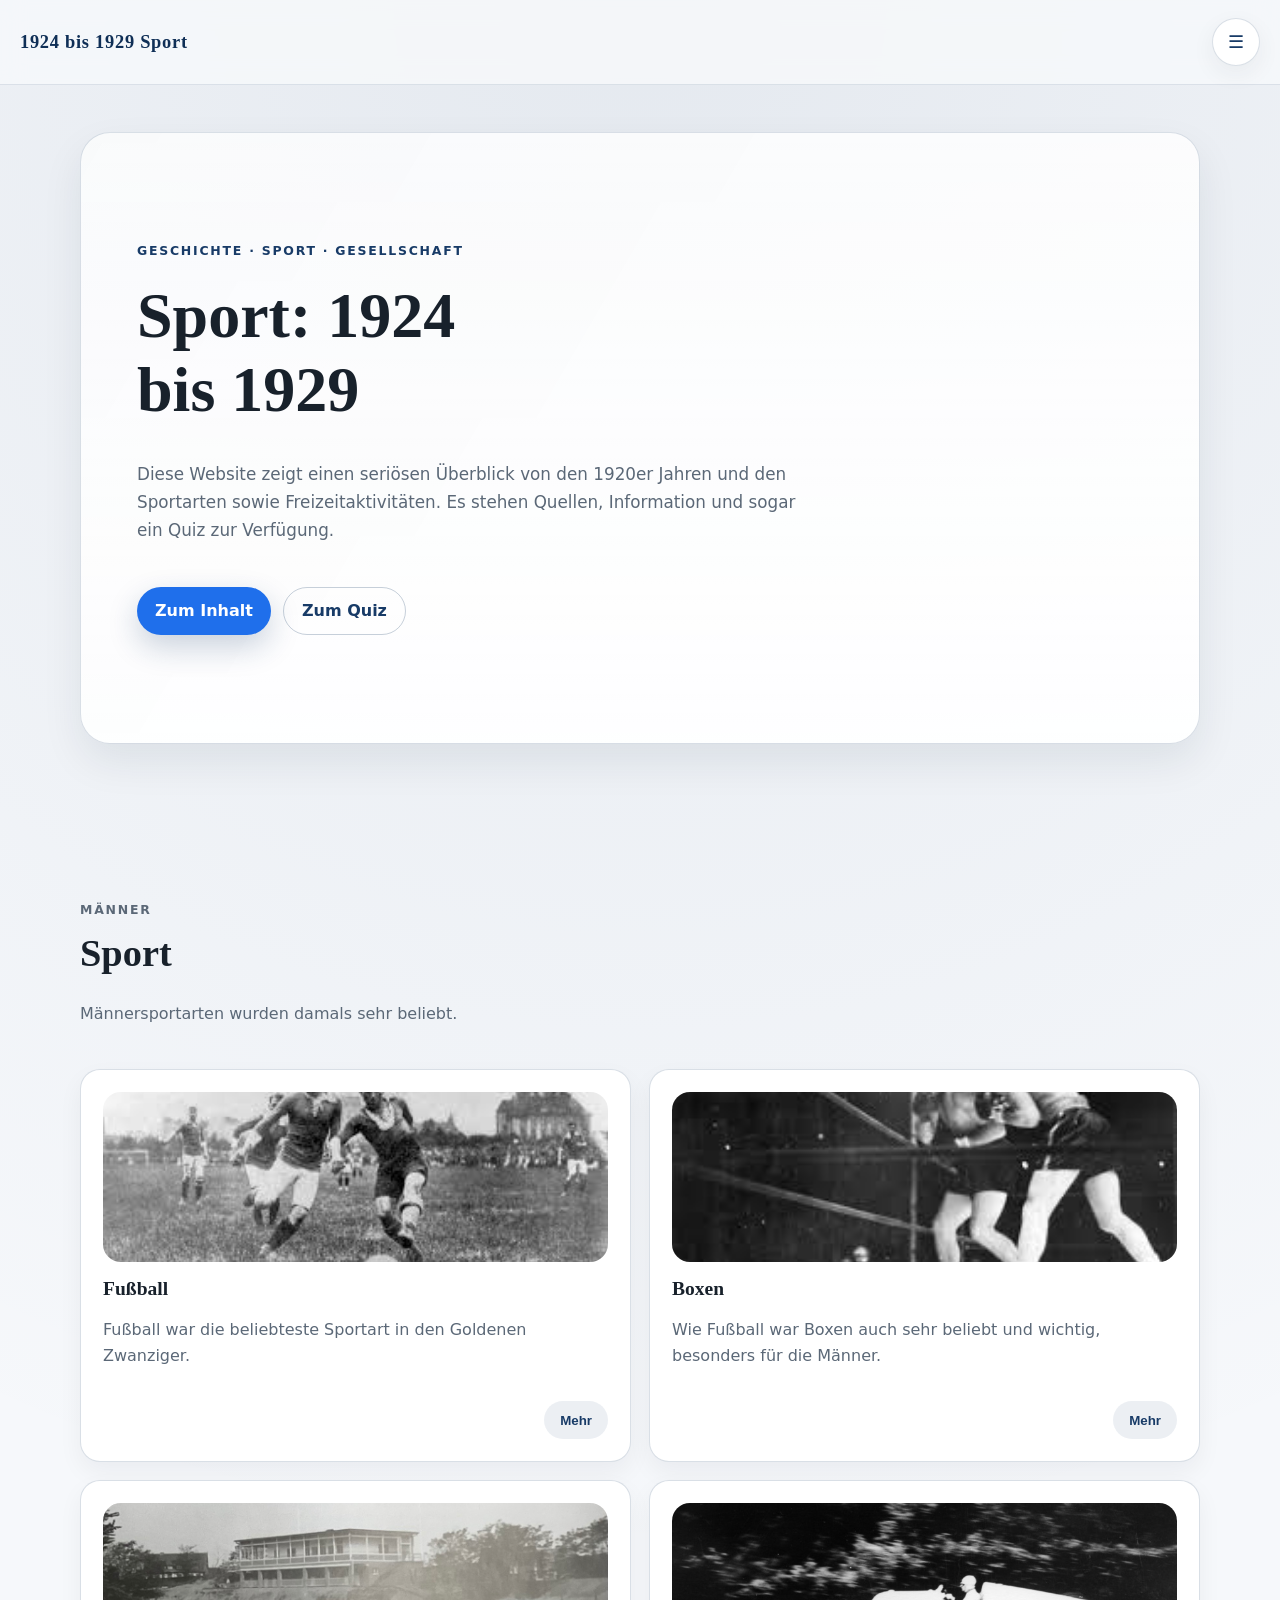
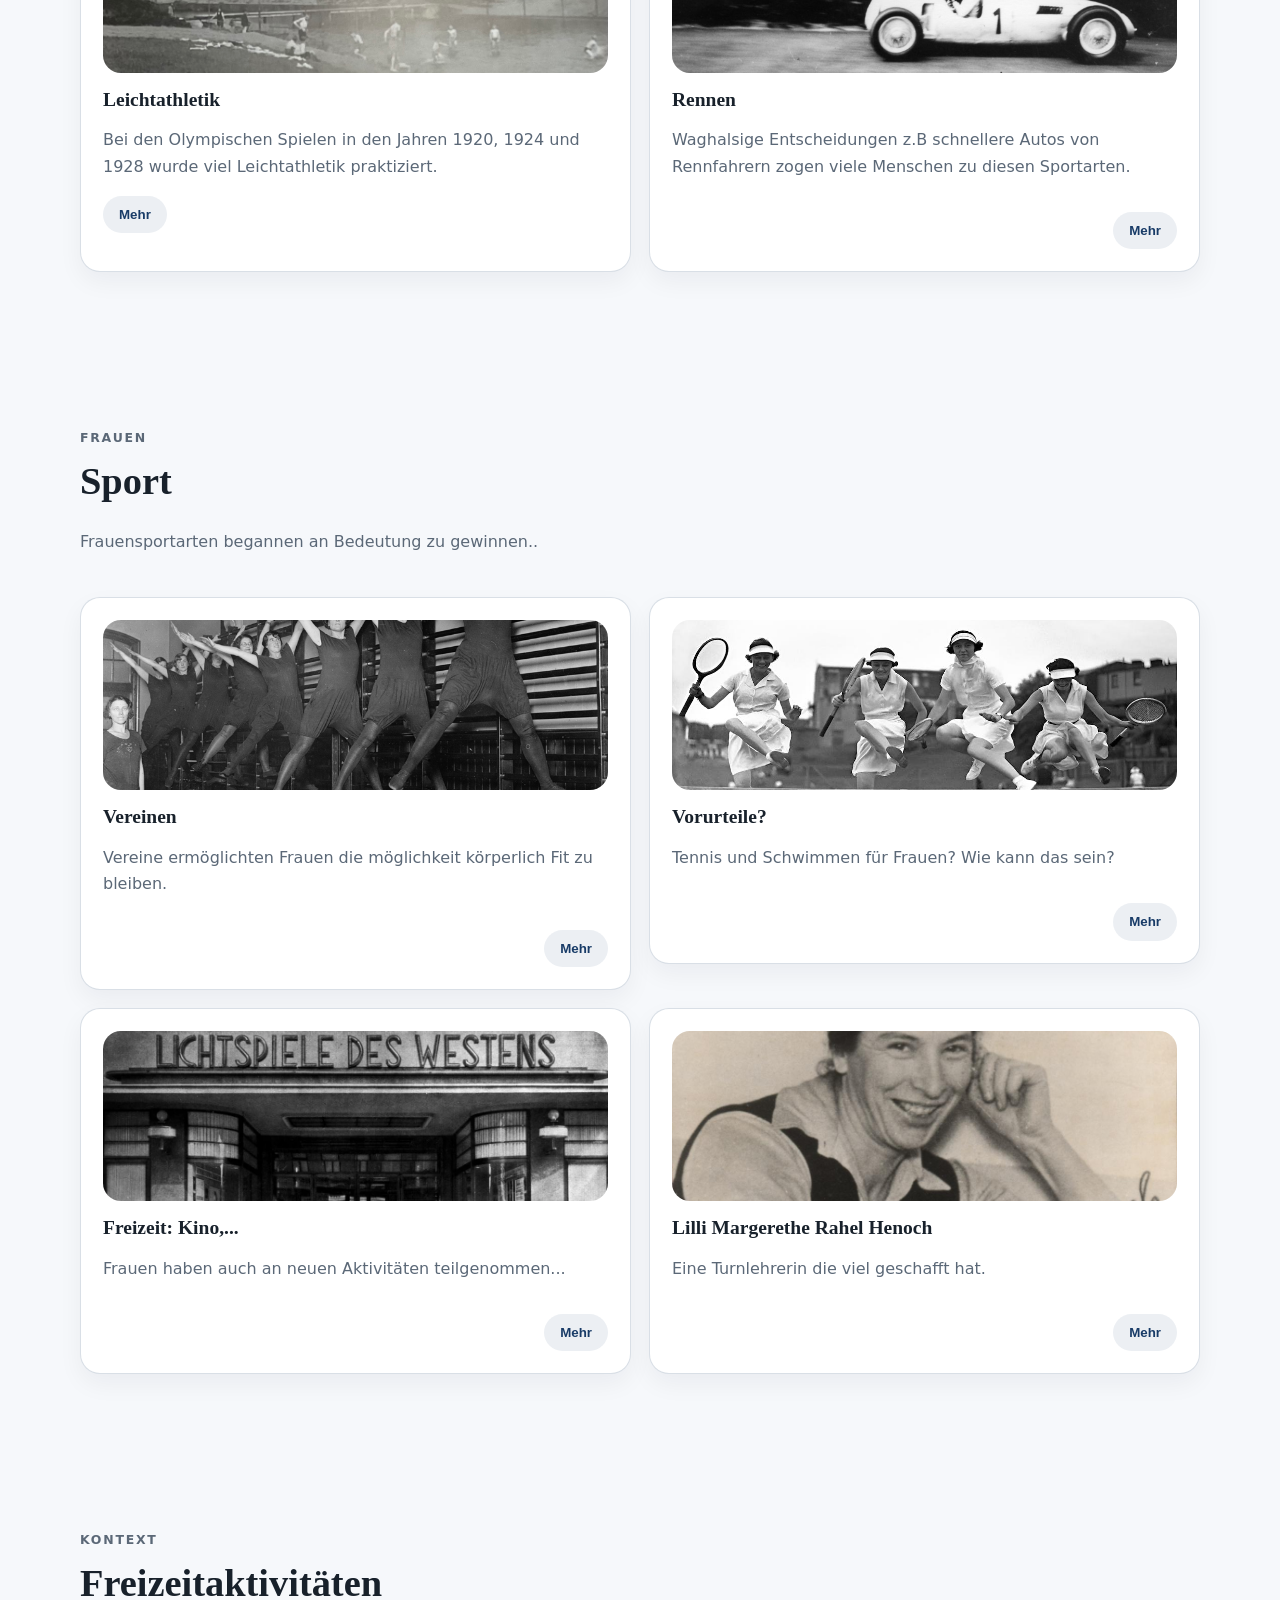
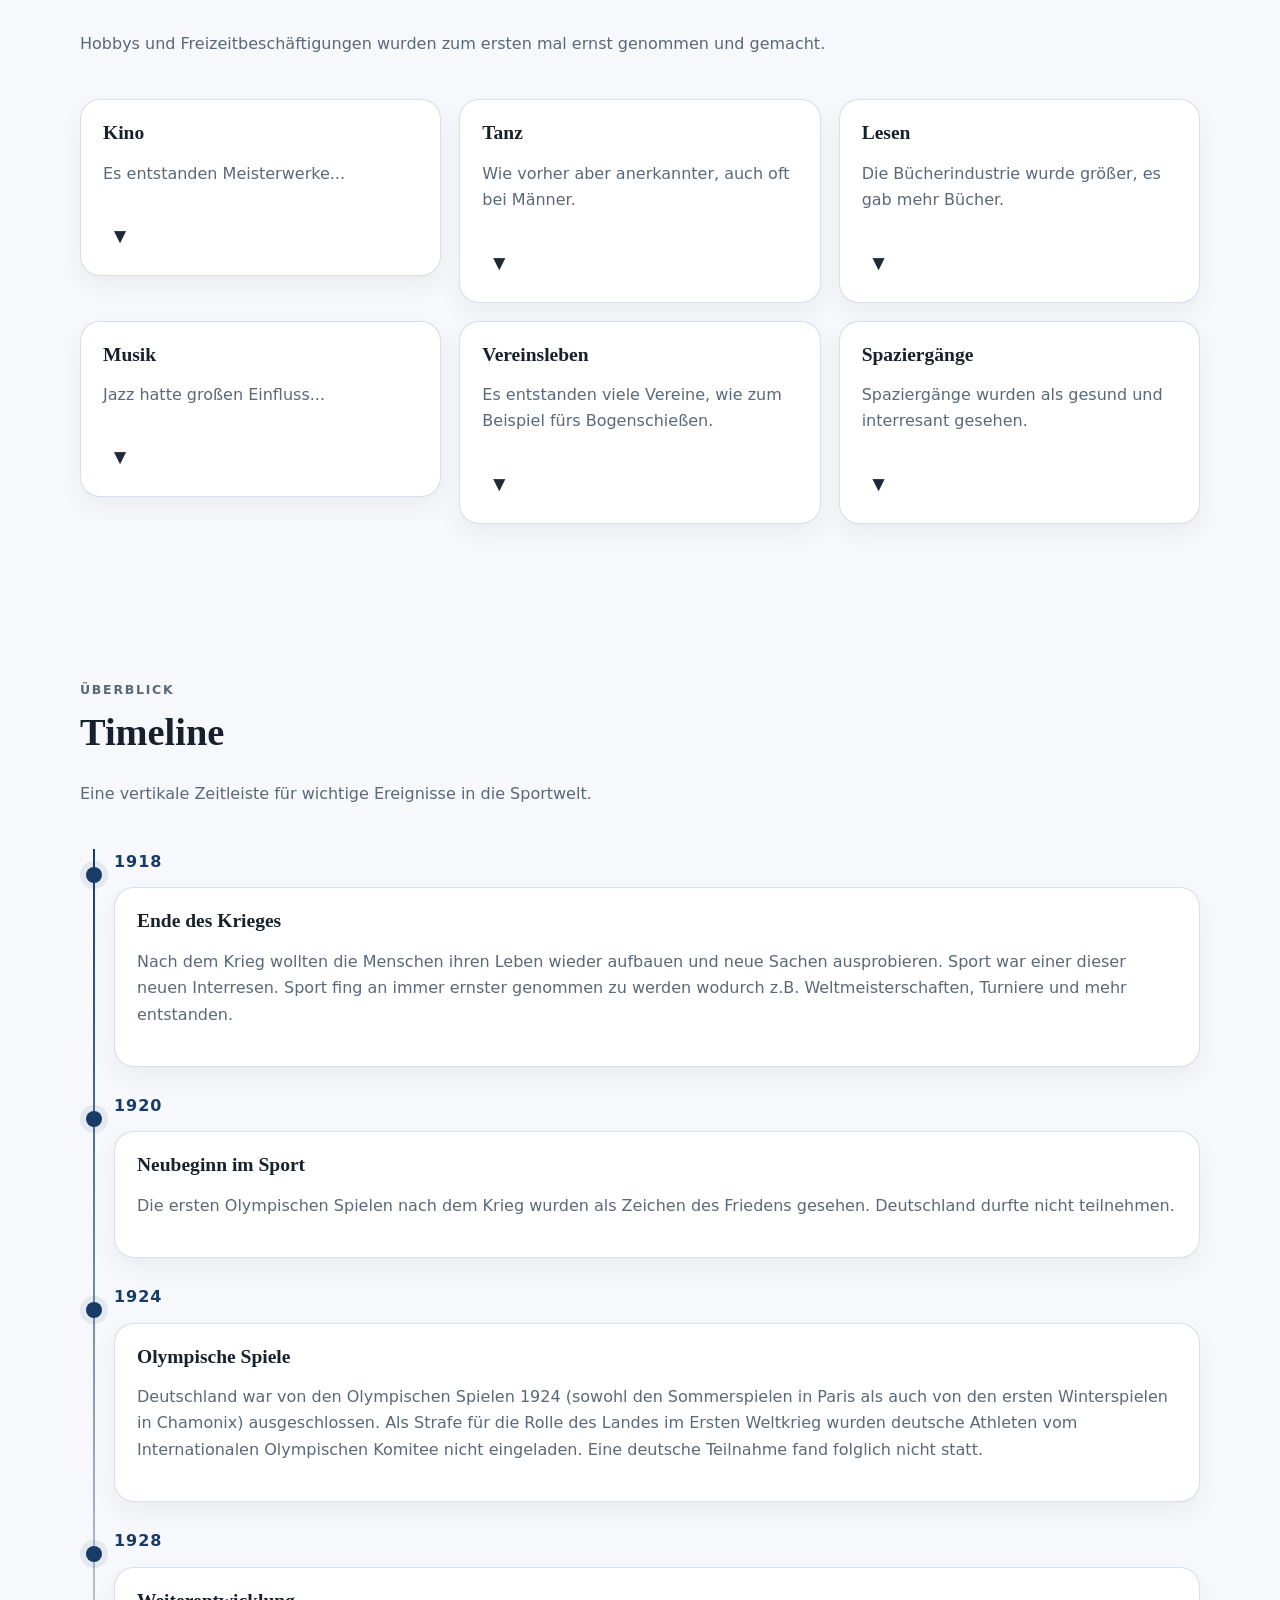
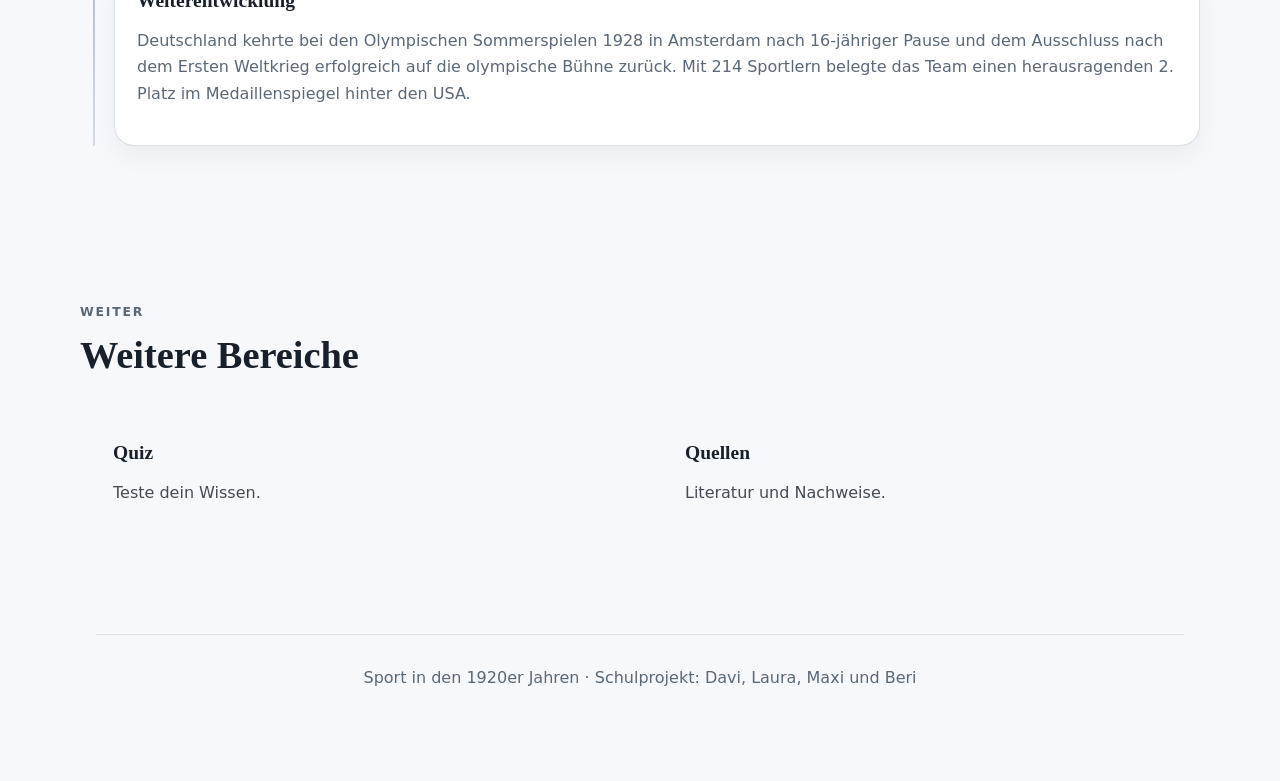
<file: index.html>
<!DOCTYPE html>
<html lang="de">
<head>
  <meta charset="UTF-8" />
  <meta name="viewport" content="width=device-width, initial-scale=1.0" />
  <title>Sport: 1924 bis 1929</title>
  <meta name="description" content="Eine seriöse Website über Sport und Freizeit in den 1920er Jahren." />
  <link rel="stylesheet" href="style.css" />
  <link rel="stylesheet" href="animations.css" />
</head>
<body>
  <header class="site-header">
    <a class="brand" href="#startseite" aria-label="Zur Startseite">1924 bis 1929 Sport</a>
    <button class="menu-button" id="menuButton" aria-label="Menü öffnen" aria-expanded="false" aria-controls="siteMenu">☰</button>
  </header>

  <nav class="site-menu" id="siteMenu" aria-label="Hauptmenü">
  <a href="index.html">Startseite</a>
  <a href="index.html#sport">Sport</a>
  <a href="index.html#frauensport">Frauensport</a>
  <a href="index.html#freizeitaktivitaeten">Freizeitaktivitäten</a>
  <a href="index.html#timeline">Timeline</a>
  <a href="olympische-spiele.html">Olympische Spiele</a>
  <a href="quiz.html">Quiz</a>
  <a href="quellen.html">Quellen</a>
</nav>

  <main>
    <section id="startseite" class="hero section reveal">
      <div class="hero-inner">
        <p class="eyebrow">Geschichte · Sport · Gesellschaft</p>
        <h1>Sport: 1924 bis 1929</h1>
        <p class="lead">
          Diese Website zeigt einen seriösen Überblick von den 1920er Jahren und den Sportarten sowie Freizeitaktivitäten.
           Es stehen Quellen, Information und sogar ein Quiz zur Verfügung.
        </p>
        <div class="hero-actions">
          <a class="button button-primary" href="#sport">Zum Inhalt</a>
          <a class="button button-secondary" href="quiz.html">Zum Quiz</a>
        </div>
      </div>
    </section>

    <section id="sport" class="section reveal">
      <div class="section-header">
        <p class="section-kicker">Männer</p>
        <h2>Sport</h2>
        <p>Männersportarten wurden damals sehr beliebt.</p>
      </div>

      <div class="content-grid two-column expandable-grid">

  <article class="panel expandable-panel">
    <img src="images/fussball.jpeg" alt="Fußball in den 1920er Jahren" class="panel-image">

    <div class="panel-header">
      <div>
        <h3>Fußball</h3>
        <p>Fußball war die beliebteste Sportart in den Goldenen Zwanziger.</p>
      </div>

      <button class="expand-button" type="button">
        Mehr
      </button>
    </div>

    <div class="expand-content">
      <p>
       Fußball war äußerst populär bei Männern und Jugendlichen, da sich viele dafür begeistert haben. Fußball war der beliebteste Sport in den Goldenen Zwanzigern. Der FC Nürnberg war in dieser Zeit ein sehr kompetenter Verein. Nürnberg galt als die Fußballhauptstadt Deutschlands. Damals gab es keine Bundesliga, sondern Meisterschaften in den Regionen. Spiele wurden oft über das Radio verfolgt.
      </p> <p> Vereine bekamen mehr Zuschauer,
        große Stadien entstanden und Spiele wurden zu wichtigen gesellschaftlichen Ereignissen.
      </p>

      <p>
        Zeitungen berichteten regelmäßig über bekannte Mannschaften und Spieler.
        Dadurch entwickelte sich der Sport sich langsam zu einem modernen Massensport.
      </p>

      <button class="collapse-button" type="button">
        Weniger
      </button>
    </div>
  </article>

  <article class="panel expandable-panel">
    <img src="images/boxen.jpeg" alt="Boxkampf in den 1920er Jahren" class="panel-image">

    <div class="panel-header">
      <div>
        <h3>Boxen</h3>
        <p>Wie Fußball war Boxen auch sehr beliebt und wichtig, besonders für die Männer.</p>
      </div>

      <button class="expand-button" type="button">
        Mehr
      </button>
    </div>

    <div class="expand-content">
     <p>
  Boxen hatte in den Goldenen Zwanzigern ein sehr großes Publikum, besonders in Großstädten wie Berlin oder Hannover.
  Boxkämpfe zogen oft große Menschenmengen an und wurden regelmäßig in Zeitungen diskutiert.
  Viele bekannte Boxer wurden zu internationalen Stars und genossen große Popularität.
</p>
<p> Bekannte Boxer waren zum Beispiel Mickey Walker, Gen Tunney und Jack Dempsey. </p>
<p>
  Besonders große Titelkämpfe galten als spektakuläre Veranstaltungen.
  Sie boten nicht nur spannende Kämpfe, sondern auch Musik, Werbung und eine begeisterte Atmosphäre mit vielen Zuschauern.
</p>

      <button class="collapse-button" type="button">
        Weniger
      </button>
    </div>
  </article>

  <article class="panel expandable-panel">
    <img src="images/leichtathletik.jpeg" alt="Leichtathletik in den 1920er Jahren" class="panel-image">

    <div class="panel-header">
      <div>
        <h3>Leichtathletik</h3>
        <p>Bei den Olympischen Spielen in den Jahren 1920, 1924 und 1928 wurde viel Leichtathletik praktiziert.</p>

      <button class="expand-button" type="button">
        Mehr
      </button>
    </div>

    <div class="expand-content">
      <p>
        Lauf-, Sprung- und Wurfwettbewerbe wurden immer offizieller organisiert.
        Durch Internationale Wettkämpfe stieg das Interesse an der Leichtathletik.
      </p>
      <p> Obwohl Deutschland in den Jahren 1920 und 1924 nicht teilnehmen durften, haben sie 1928 sehr erfolgreich mitgemacht, trotzdem
        waren sie nicht die Besten. Die USA hat die meisten Medaillen gewonnen.</p>
    
      <p>
        Schulen und Sportvereine nutzten den Sport außerdem zur Förderung von Gesundheit
        und Disziplin.
      </p>

      <button class="collapse-button" type="button">
        Weniger
      </button>
    </div>
  </article>

  <article class="panel expandable-panel">
    <img src="images/rennen.jpeg" alt="Autorennen in den 1920er Jahren" class="panel-image">

    <div class="panel-header">
      <div>
        <h3>Rennen</h3>
        <p>Waghalsige Entscheidungen z.B schnellere Autos von Rennfahrern zogen viele Menschen zu diesen Sportarten.</p>
      </div>

      <button class="expand-button" type="button">
        Mehr
      </button>
    </div>

    <div class="expand-content">
      <p>
        Die Rennen waren besonders beliebt, weil viele riskante Entscheidungen getroffen wurden.
        Damals wurden die Autos schon 60 Meilen (97 kmh) schnell.
      </p>
      <p> Automarken wie Bugatti, Bentley und Alfa Romeo waren schon dabei, und führten ganz vorne. </p>

      <p>
        Große Rennen wurden von zahlreichen Zuschauern verfolgt und oft ausführlich
        dokumentiert.
      </p>

      <button class="collapse-button" type="button">
        Weniger
      </button>
    </div>
  </article>

</div>
    </section>

    <section id="frauensport" class="section reveal">
      <div class="section-header">
        <p class="section-kicker">Frauen</p>
        <h2>Sport</h2>
        <p>Frauensportarten begannen an Bedeutung zu gewinnen..</p>
      </div>

      <div class="content-grid two-column expandable-grid">

  <article class="panel expandable-panel">
    <img src="images/vereine.jpeg" alt="Vereine in den 1920er Jahren" class="panel-image">

    <div class="panel-header">
      <div>
        <h3>Vereinen</h3>
        <p>Vereine ermöglichten Frauen die möglichkeit körperlich Fit zu bleiben.</p>
      </div>

      <button class="expand-button" type="button">
        Mehr
      </button>
    </div>

    <div class="expand-content">
      <p>Über eine Millionen Frauen hielten sich in den Vereinen der Weimarer Republik durch Sportarten wie Turnen und Gymnastik fit, trotzdem blieben die meisten Sportarten, wie zum Beispiel Fußball, für Frauen weiterhin verboten.
       </p>
      <p>Auch wenn viele Frauen das Stimm- und Wahlrecht im Sport forderten, erhielten sie in Vereinen nur zögernd mehr Rechte. Und auch da, wo sie formal gleichberechtigt waren, konnten sie ihre Interressen oft nicht durchsetzen, weil sie in der Minderheit waren. Dadurch kam es weiterhin zu Benachteiligung und Ausgrenzung.
      </p>
        

      <button class="collapse-button" type="button">
        Weniger
      </button>
    </div>
  </article>

  <article class="panel expandable-panel">
    <img src="images/tennis.jpeg" alt="Vorurteile in den 1920er Jahren" class="panel-image">

    <div class="panel-header">
      <div>
        <h3>Vorurteile?</h3>
        <p>Tennis und Schwimmen für Frauen? Wie kann das sein?</p>
      </div>

      <button class="expand-button" type="button">
        Mehr
      </button>
    </div>

    <div class="expand-content">
     <p>Trotz Vorurteile machten in den 1920er Jahren immer mehr Frauen Sport, z.B. traditionelle Sportarten wie Tennnis, Leichtathletik oder Schwimmen. Sport war für Frauen ein Weg zu mehr Selbstbewusstsein und Gleichberechtigung.
     </p>

      <button class="collapse-button" type="button">
        Weniger
      </button>
    </div>
  </article>

  <article class="panel expandable-panel">
    <img src="images/kino.webp" alt="Freizeit in den 1920er Jahren" class="panel-image">

    <div class="panel-header">
      <div>
        <h3>Freizeit: Kino,...</h3>
        <p>Frauen haben auch an neuen Aktivitäten teilgenommen...</p>
      </div>

      <button class="expand-button" type="button">
        Mehr
      </button>
    </div>

    <div class="expand-content">
      <p>
      Tanz, Musik und Kinos wurden in den 1920er immer beliebter. Besonders das Kino entwickelte sich in der Weimarer Republik zu einem Massenmedium, im Jahr 1926 besuchten bereits 332 Millionen Zuschauer Kinovorführungen.  
      </p>

      <p>
       In den 1920er entwickelte sich eine neue Freizeit- und Konsumkultur im Alltag vieler Menschen. Neue Medien wie Kino und Rundfunk sorgten für Unterhaltung und erreichten ein großes Publikum. Theater, Opern und Revuen waren besonders in den Großstädten auch sehr beliebt, genauso wie Sportveranstaltungen und Konzerte.
      </p>

      <button class="collapse-button" type="button">
        Weniger
      </button>
    </div>
  </article>

  <article class="panel expandable-panel">
    <img src="images/Lilli Margerethe Rahel Henoch.jpeg" alt="Turnlehrerin 1920er Jahren" class="panel-image">

    <div class="panel-header">
      <div>
        <h3>Lilli Margerethe Rahel Henoch</h3>
        <p>Eine Turnlehrerin die viel geschafft hat.</p>
      </div>

      <button class="expand-button" type="button">
        Mehr
      </button>
    </div>

    <div class="expand-content">
      <p>
        Lilli Margerethe Rahel Henoch war Turnlehrerin und auch die erfolgreichste deutsche Leichtathletin der 1920er-Jahre. Ab 1919 war sie Mitglied des Berliner Sport-Clubs und gehörte in den 1920er Jahren zu den erfolgreichsten deutschen Leichtathletinnen. Zwischen 1922 und 1926 gewann sie 5 deutsche Meistertitel in Kugelstoßen, Diskuswurf, Weitsprung und der 4x 100-m-Staffel. Außerdem stellte sie vier Weltrekorde auf und war auch im Hockey und Handball erfolreich.
      </p>

      <button class="collapse-button" type="button">
        Weniger
      </button>
    </div>
  </article>

</div>
    </section>
    
    <section id="freizeitaktivitaeten" class="section reveal">
  <div class="section-header">
    <p class="section-kicker">Kontext</p>
    <h2>Freizeitaktivitäten</h2>
    <p>Hobbys und Freizeitbeschäftigungen wurden zum ersten mal ernst genommen und gemacht.</p>
  </div>

  <div class="card-grid three-column expandable-grid">

    <article class="panel small-panel expandable-panel leisure-panel">

      <div class="panel-header">
        <div>
          <h3>Kino</h3>
          <p>Es entstanden Meisterwerke...</p>
        </div>

        <button class="arrow-expand-button" type="button" aria-label="Mehr anzeigen">
          ▼
        </button>
      </div>

      <div class="expand-content">
        <p>
          Kinos wurden in den 1920er Jahren immer populärer und galten als moderne Form der Unterhaltung.
        </p>
        <p> Das Kino der 1920er Jahre war das goldene Zeitalter des deutschen Stummfilms. In der Weimarer Republik erlebten die Lichtspieltheater einen wahren Boom als Massenunterhaltung und Zuflucht vor dem Alltag. Geprägt durch den Expressionismus, entstanden revolutionäre Meisterwerke, die bis heute Filmgeschichte schreiben.
        </p>

        <button class="arrow-collapse-button" type="button" aria-label="Weniger anzeigen">
          ▲
        </button>
      </div>

    </article>

    <article class="panel small-panel expandable-panel leisure-panel">

      <div class="panel-header">
        <div>
          <h3>Tanz</h3>
          <p>Wie vorher aber anerkannter, auch oft bei Männer.</p>
        </div>

        <button class="arrow-expand-button" type="button" aria-label="Mehr anzeigen">
          ▼
        </button>
      </div>

      <div class="expand-content">
        <p>
          Tanzveranstaltungen waren wichtige soziale Treffpunkte und besonders in Städten sehr beliebt.
          Die 1920er Jahre waren das Jahrzehnt des Tanzes. Im Zuge der "Goldenen Zwanziger" und dank der Verbreitung des Jazz entstanden ausgelassene, schwungvolle Tänze. Sie wurden zu einem echten Massenphänomen und spiegelten das Lebensgefühl und den Drang nach Freiheit und Unabhängigkeit wider.
        </p>

        <button class="arrow-collapse-button" type="button" aria-label="Weniger anzeigen">
          ▲
        </button>
      </div>

    </article>

    <article class="panel small-panel expandable-panel leisure-panel">

      <div class="panel-header">
        <div>
          <h3>Lesen</h3>
          <p>Die Bücherindustrie wurde größer, es gab mehr Bücher.</p>
        </div>

        <button class="arrow-expand-button" type="button" aria-label="Mehr anzeigen">
          ▼
        </button>
      </div>

      <div class="expand-content">
        <p>
          Illustrierte Zeitungen, Magazine und billige Taschenbuchausgaben überschwemmten den Markt.
        </p>
        <p>In dieser Zeit entstanden Klassiker wie „Der große Gatsby" oder Meisterwerke der Kriminalliteratur z. B. die ersten Romane von Agatha Christie, wie „Das fehlende Glied in der Kette" von 1920.</p>

        <button class="arrow-collapse-button" type="button" aria-label="Weniger anzeigen">
          ▲
        </button>
      </div>

    </article>

    <article class="panel small-panel expandable-panel leisure-panel">

      <div class="panel-header">
        <div>
          <h3>Musik</h3>
          <p>Jazz hatte großen Einfluss...</p>
        </div>

        <button class="arrow-expand-button" type="button" aria-label="Mehr anzeigen">
          ▼
        </button>
      </div>

      <div class="expand-content">
        <p>
          Jazz und moderne Musikrichtungen verbreiteten sich schnell und beeinflussten die Kultur.
        </p> <p>  Der Jazz revolutionierte die Musikwelt maßgeblich. Anstelle von steifen europäischen Traditionen und starren Kompositionen standen im Jazz Rhythmus und freie Improvisation im Vordergrund. Zu den typischen Instrumenten gehörten Trompete, Posaune, Klarinette, Saxophon, Klavier und Schlagzeug.
        </p>

        <button class="arrow-collapse-button" type="button" aria-label="Weniger anzeigen">
          ▲
        </button>
      </div>

    </article>

    <article class="panel small-panel expandable-panel leisure-panel">

      <div class="panel-header">
        <div>
          <h3>Vereinsleben</h3>
          <p>Es entstanden viele Vereine, wie zum Beispiel fürs Bogenschießen.</p>
        </div>

        <button class="arrow-expand-button" type="button" aria-label="Mehr anzeigen">
          ▼
        </button>
      </div>

      <div class="expand-content">
        <p>
          Viele Menschen engagierten sich in Vereinen und organisierten gemeinsame Aktivitäten.
        </p>
        <p> Das Vereinsleben um 1920 erlebte nach dem Ersten Weltkrieg und der Gründung der Weimarer Republik eine enorme Blütezeit. Vereine wurden zum sozialen Anker, die Identität zeigten, Geselligkeit förderten und den Zusammenhalt in wirtschaftlich schwierigen Zeiten stärkten.
        </p>

        <button class="arrow-collapse-button" type="button" aria-label="Weniger anzeigen">
          ▲
        </button>
      </div>

    </article>

    <article class="panel small-panel expandable-panel leisure-panel">

      <div class="panel-header">
        <div>
          <h3>Spaziergänge</h3>
          <p>Spaziergänge wurden als gesund und interresant gesehen.</p>
        </div>

        <button class="arrow-expand-button" type="button" aria-label="Mehr anzeigen">
          ▼
        </button>
      </div>

      <div class="expand-content">
        <p>
          Spaziergänge galten als entspannende Freizeitaktivität und es wurden oft in Parks Spazieren gegangen.
          Naturerleben und das Zeigen der eigenen Sonntagskleidung hatten ein großen Einfluss.
        </p>

        <button class="arrow-collapse-button" type="button" aria-label="Weniger anzeigen">
          ▲
        </button>
      </div>

    </article>

  </div>
</section>

    <section id="timeline" class="section reveal">
      <div class="section-header">
        <p class="section-kicker">Überblick</p>
        <h2>Timeline</h2>
        <p>Eine vertikale Zeitleiste für wichtige Ereignisse in die Sportwelt.</p>
      </div>

      <div class="timeline">
        <article class="timeline-item">
          <div class="timeline-year">1918</div>
          <div class="timeline-content panel">
            <h3>Ende des Krieges</h3>
            <p>Nach dem Krieg wollten die Menschen ihren Leben wieder aufbauen und neue Sachen ausprobieren. Sport war einer dieser neuen Interresen. Sport fing an immer ernster genommen zu werden wodurch z.B. Weltmeisterschaften, Turniere und mehr entstanden.</p>
          </div>
        </article>
        <article class="timeline-item">
          <div class="timeline-year">1920</div>
          <div class="timeline-content panel">
            <h3>Neubeginn im Sport</h3>
            <p>Die ersten Olympischen Spielen nach dem Krieg wurden als Zeichen des Friedens gesehen. Deutschland durfte nicht teilnehmen.</p>
          </div>
        </article>
        <article class="timeline-item">
          <div class="timeline-year">1924</div>
          <div class="timeline-content panel">
            <h3>Olympische Spiele</h3>
            <p>Deutschland war von den Olympischen Spielen 1924 (sowohl den Sommerspielen in Paris als auch von den ersten Winterspielen in Chamonix) ausgeschlossen. Als Strafe für die Rolle des Landes im Ersten Weltkrieg wurden deutsche Athleten vom Internationalen Olympischen Komitee nicht eingeladen. Eine deutsche Teilnahme fand folglich nicht statt.</p>
          </div>
        </article>
        <article class="timeline-item">
          <div class="timeline-year">1928</div>
          <div class="timeline-content panel">
            <h3>Weiterentwicklung</h3>
            <p>Deutschland kehrte bei den Olympischen Sommerspielen 1928 in Amsterdam nach 16-jähriger Pause und dem Ausschluss nach dem Ersten Weltkrieg erfolgreich auf die olympische Bühne zurück. Mit 214 Sportlern belegte das Team einen herausragenden 2. Platz im Medaillenspiegel hinter den USA.</p>
          </div>
        </article>
      </div>
    </section>

<section class="section reveal">
  <div class="section-header">
    <p class="section-kicker">Weiter</p>
    <h2>Weitere Bereiche</h2>
  </div>

  <div class="bottom-navigation">
    

    <a class="nav-card" href="quiz.html">
      <h3>Quiz</h3>
      <p>Teste dein Wissen.</p>
    </a>

    <a class="nav-card" href="quellen.html">
      <h3>Quellen</h3>
      <p>Literatur und Nachweise.</p>
    </a>
  </div>
</section>


    
  <footer class="site-footer">
    <p>Sport in den 1920er Jahren · Schulprojekt: Davi, Laura, Maxi und Beri</p>
  </footer>

  <script src="script.js"></script>
</body>
</html>
</file>
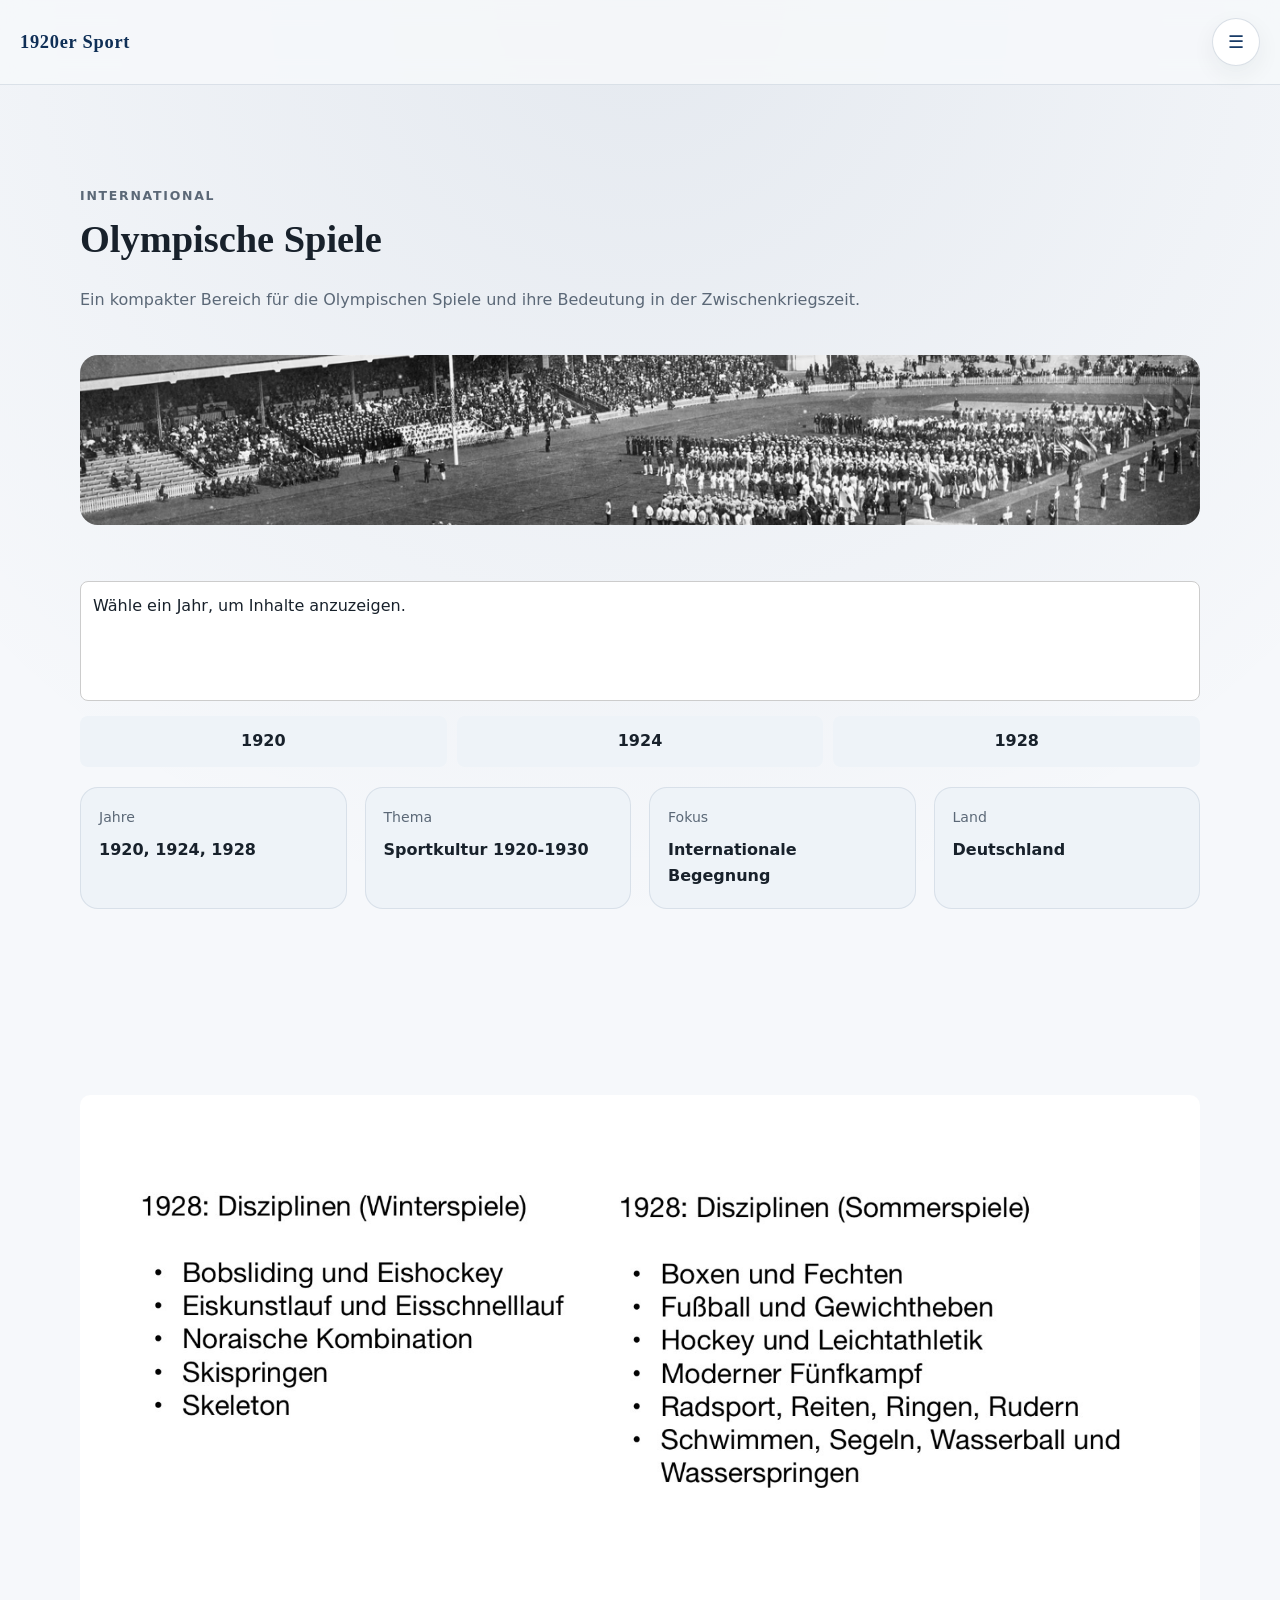
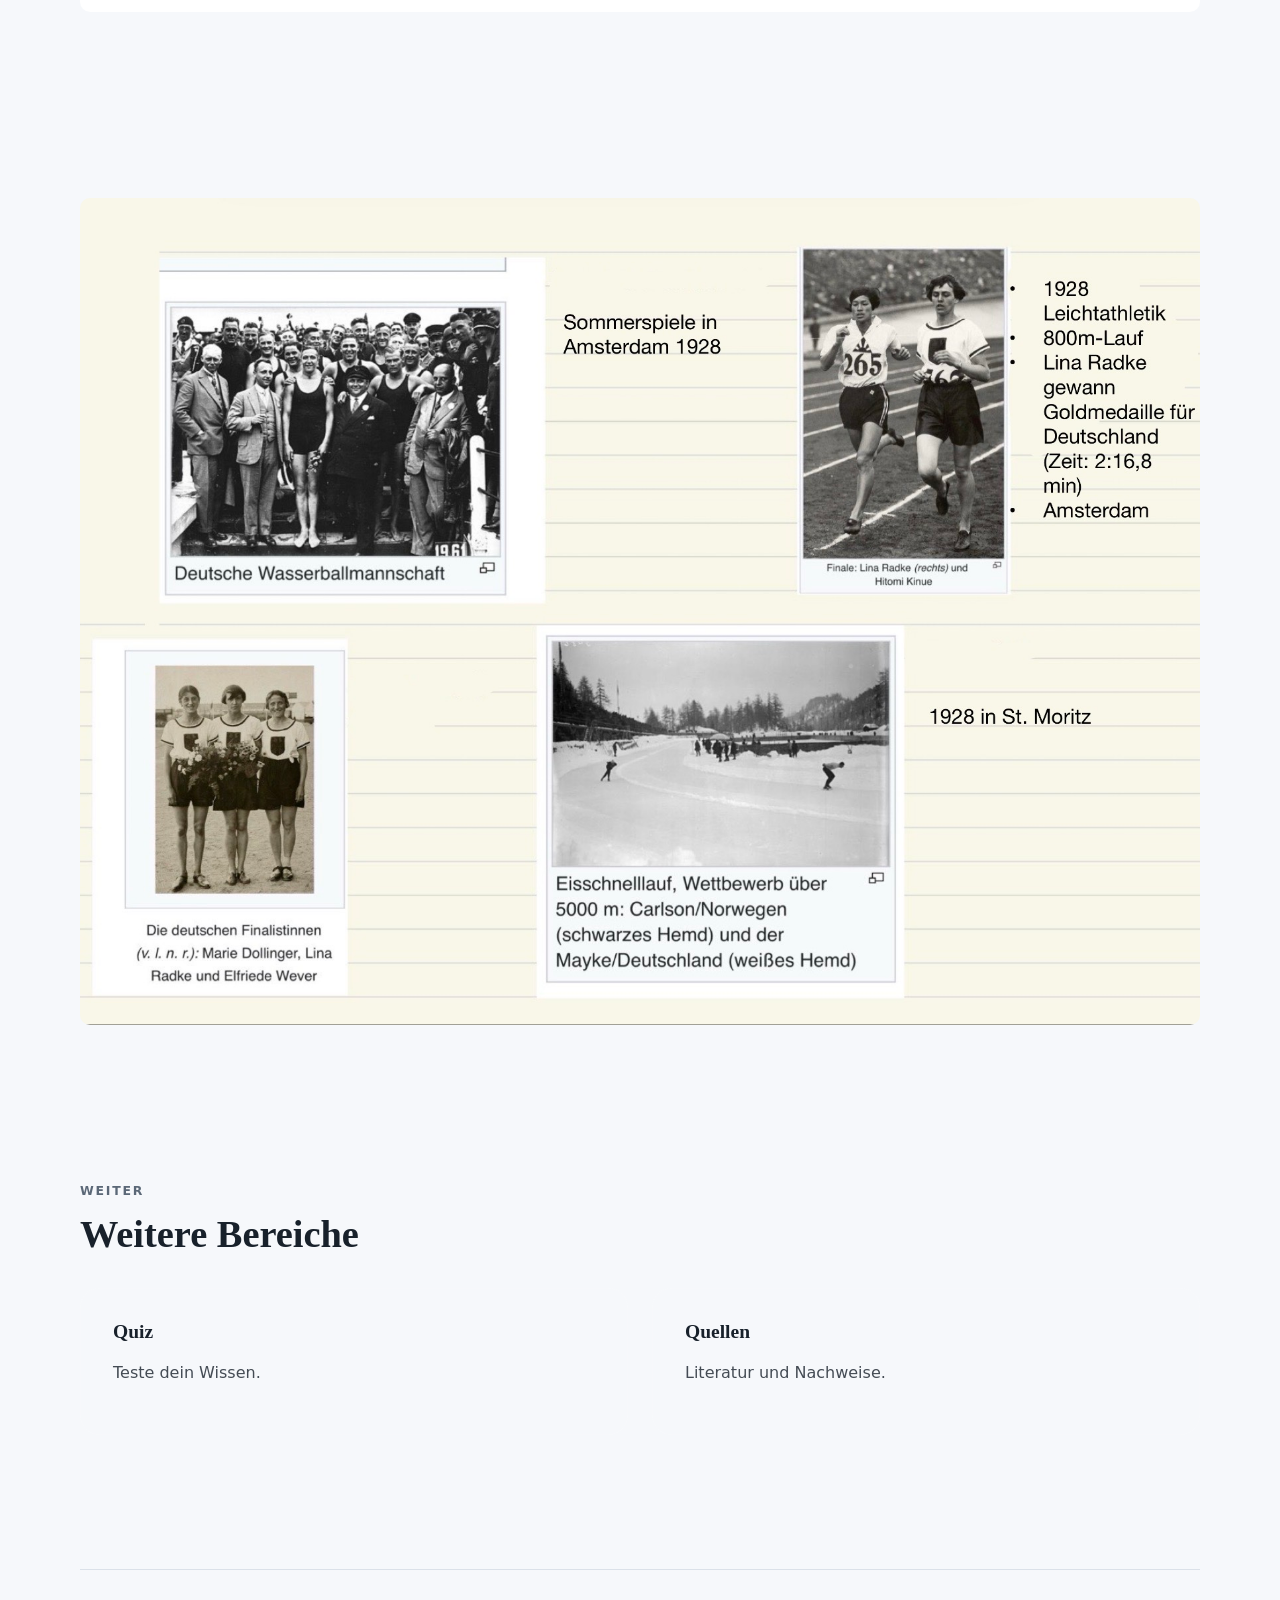
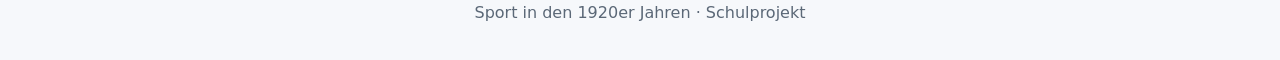
<file: olympische-spiele.html>
<!DOCTYPE html>
<html lang="de">
<head>
  <meta charset="UTF-8" />
  <meta name="viewport" content="width=device-width, initial-scale=1.0" />
  <title>Olympische Spiele - Sport in den 1920er Jahren</title>
  <meta name="description" content="Olympische Spiele und ihre Bedeutung in der Zwischenkriegszeit." />
  <link rel="stylesheet" href="style.css" />
  <link rel="stylesheet" href="animations.css" />

  <style>
    /* ensures full image is always visible */
    .full-image {
      width: 100%;
      height: auto;
      display: block;
      margin-top: 30px;
      border-radius: 10px;
    }

    .text-area {
      margin-top: 20px;
      display: flex;
      flex-direction: column;
      gap: 15px;
    }

    .text-area textarea {
      width: 100%;
      min-height: 120px;
      padding: 10px;
      border-radius: 8px;
      border: 1px solid #ccc;
      resize: vertical;
      font-family: inherit;
    }

    .year-boxes {
      display: flex;
      gap: 10px;
      flex-wrap: wrap;
    }

    .year-box {
      flex: 1;
      min-width: 100px;
      padding: 12px;
      text-align: center;
      background: #eef3f8;
      border-radius: 8px;
      font-weight: bold;
      cursor: pointer;
      transition: 0.2s;
    }

    .year-box:hover {
      background: #dbe6f2;
    }
  </style>
</head>

<body>
  <header class="site-header">
    <a class="brand" href="index.html" aria-label="Zur Startseite">1920er Sport</a>
    <button class="menu-button" id="menuButton" aria-label="Menü öffnen" aria-expanded="false" aria-controls="siteMenu">☰</button>
  </header>

  <nav class="site-menu" id="siteMenu" aria-label="Hauptmenü">
    <a href="index.html">Startseite</a>
    <a href="index.html#sport">Männersport</a>
    <a href="index.html#frauensport">Frauensport</a>
    <a href="index.html#freizeitaktivitaeten">Freizeitaktivitäten</a>
    <a href="index.html#timeline">Timeline</a>
    <a href="olympische-spiele.html">Olympische Spiele</a>
    <a href="quiz.html">Quiz</a>
    <a href="quellen.html">Quellen</a>
  </nav>

  <main>
    <section id="olympische-spiele" class="section reveal">
      <div class="section-header">
        <p class="section-kicker">International</p>
        <h2>Olympische Spiele</h2>
        <p>Ein kompakter Bereich für die Olympischen Spiele und ihre Bedeutung in der Zwischenkriegszeit.</p>
      </div>

      <div class="feature-box">

        <!-- MAIN IMAGE -->
        <img src="images/olympic-main.jpeg" alt="Olympische Spiele Bild" class="panel-image" />

        <!-- TEXT DISPLAY AREA (NOT EDITABLE) -->
<div class="text-area">
  <div id="yearContent" class="text-display">
    Wähle ein Jahr, um Inhalte anzuzeigen.
  </div>

  <div class="year-boxes">
    <div class="year-box" data-year="1920">1920</div>
    <div class="year-box" data-year="1924">1924</div>
    <div class="year-box" data-year="1928">1928</div>
  </div>
</div>

        <div class="feature-grid">
          <div class="fact-card">
            <span>Jahre</span>
            <strong>1920, 1924, 1928</strong>
          </div>
          <div class="fact-card">
            <span>Thema</span>
            <strong>Sportkultur 1920-1930</strong>
          </div>
          <div class="fact-card">
            <span>Fokus</span>
            <strong>Internationale Begegnung</strong>
          </div>
          <div class="fact-card">
            <span>Land</span>
            <strong>Deutschland</strong>
          </div>
        </div>
      </div>
    </section>

    <section class="section reveal">
      <img src="images/disziplinen.jpeg" alt="Olympische Spiele unten" class="full-image" />
    </section>

    <!-- NEW BOTTOM IMAGE -->
    <section class="section reveal">
      <img src="images/olympic.jpeg" alt="Olympische Spiele unten" class="full-image" />
    </section>

    <section class="section reveal">
      <div class="section-header">
        <p class="section-kicker">Weiter</p>
        <h2>Weitere Bereiche</h2>
      </div>

      <div class="bottom-navigation">
        

        <a class="nav-card" href="quiz.html">
          <h3>Quiz</h3>
          <p>Teste dein Wissen.</p>
        </a>

        <a class="nav-card" href="quellen.html">
          <h3>Quellen</h3>
          <p>Literatur und Nachweise.</p>
        </a>
      </div>
    </section>

  </main>

  <footer class="site-footer">
    <p>Sport in den 1920er Jahren · Schulprojekt</p>
  </footer>

  <script src="script.js"></script>
</body>
</html>
</file>
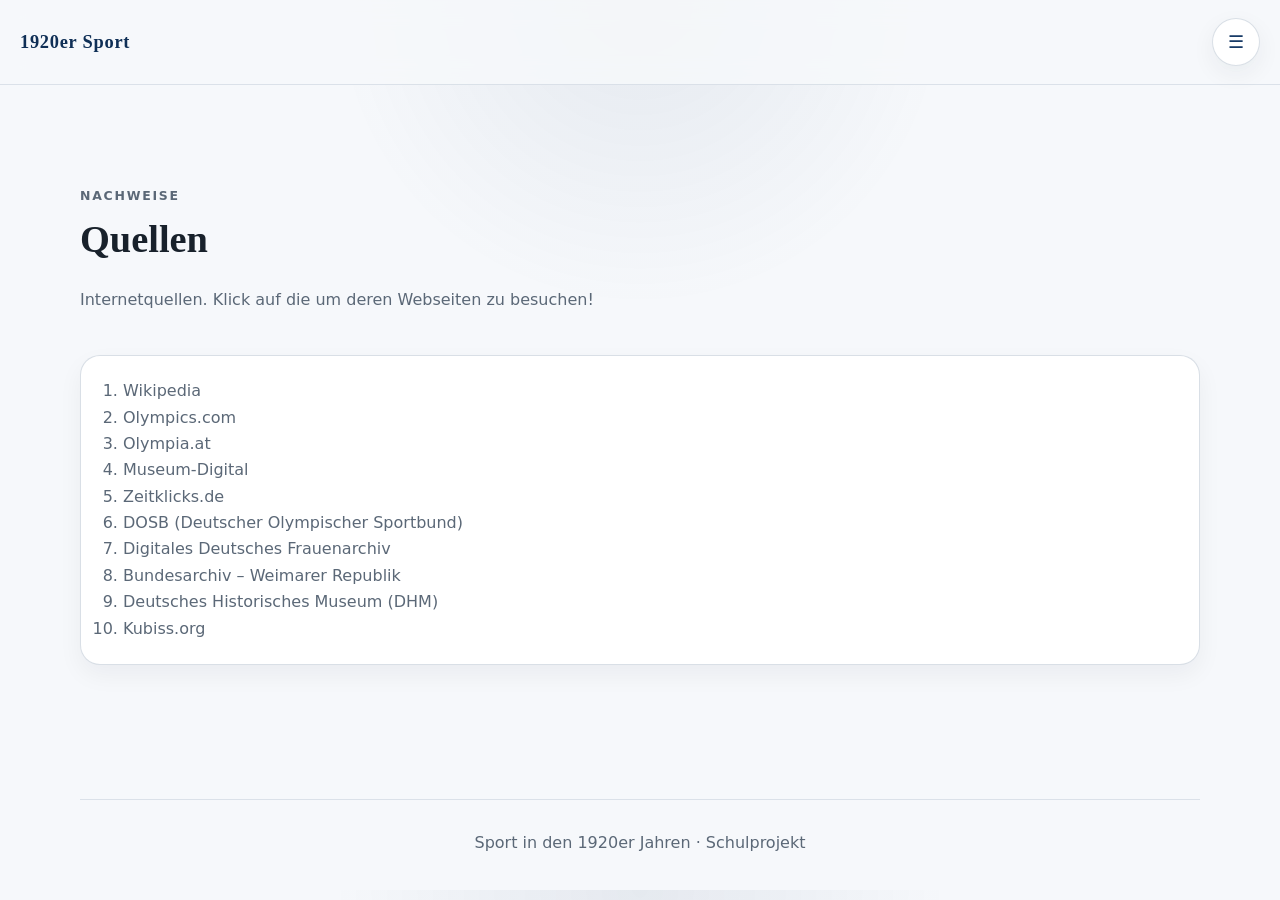
<file: quellen.html>
<!DOCTYPE html>
<html lang="de">
<head>
  <meta charset="UTF-8" />
  <meta name="viewport" content="width=device-width, initial-scale=1.0"/>
  <title>Quellen · Sport in den 1920er Jahren</title>

  <link rel="stylesheet" href="style.css"/>
  <link rel="stylesheet" href="animations.css"/>
</head>
<body>

<header class="site-header">
  <a class="brand" href="index.html">1920er Sport</a>

  <button class="menu-button" id="menuButton">
    ☰
  </button>
</header>

<nav class="site-menu" id="siteMenu">
  <a href="index.html">Startseite</a>
  <a href="index.html#sport">Sport</a>
  <a href="index.html#frauensport">Frauensport</a>
  <a href="index.html#olympische-spiele">Olympische Spiele</a>
  <a href="index.html#freizeitaktivitaeten">Freizeitaktivitäten</a>
  <a href="index.html#timeline">Timeline</a>
  <a href="quiz.html">Quiz</a>
  <a href="quellen.html">Quellen</a>
</nav>

<main>

<section class="section reveal">
  <div class="section-header">
    <p class="section-kicker">Nachweise</p>
    <h2>Quellen</h2>
    <p>Internetquellen. Klick auf die um deren Webseiten zu besuchen!</p>
  </div>

 <div class="sources panel">
  <ol>
    <li><a href="https://www.wikipedia.org" target="_blank" rel="noopener noreferrer">Wikipedia</a></li>
    <li><a href="https://olympics.com" target="_blank" rel="noopener noreferrer">Olympics.com</a></li>
    <li><a href="https://www.olympia.at" target="_blank" rel="noopener noreferrer">Olympia.at</a></li>
    <li><a href="https://museum-digital.de" target="_blank" rel="noopener noreferrer">Museum-Digital</a></li>
    <li><a href="https://www.zeitklicks.de" target="_blank" rel="noopener noreferrer">Zeitklicks.de</a></li>
    <li><a href="https://www.dosb.de" target="_blank" rel="noopener noreferrer">DOSB (Deutscher Olympischer Sportbund)</a></li>
    <li><a href="https://www.digitales-deutsches-frauenarchiv.de" target="_blank" rel="noopener noreferrer">Digitales Deutsches Frauenarchiv</a></li>
    <li><a href="https://www.weimar.bundesarchiv.de" target="_blank" rel="noopener noreferrer">Bundesarchiv – Weimarer Republik</a></li>
    <li><a href="https://www.dhm.de" target="_blank" rel="noopener noreferrer">Deutsches Historisches Museum (DHM)</a></li>
    <li><a href="https://www.kubiss.org" target="_blank" rel="noopener noreferrer">Kubiss.org</a></li>
  </ol>
</div> 
</section>

</main>

<footer class="site-footer">
  <p>Sport in den 1920er Jahren · Schulprojekt</p>
</footer>

<script src="script.js"></script>

</body>
</html>
</file>
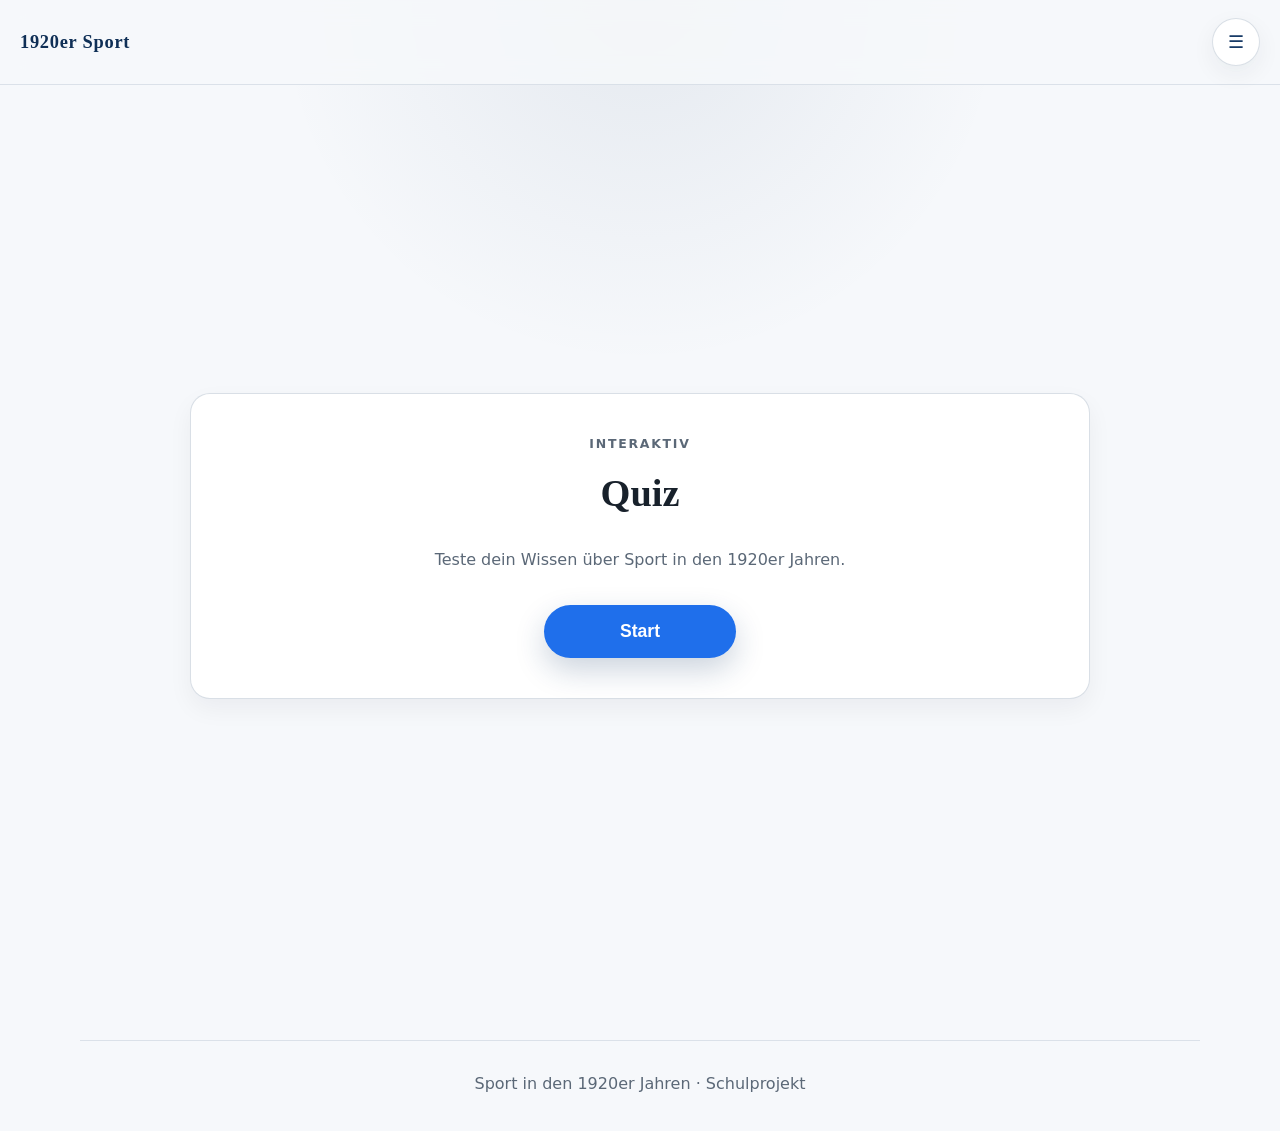
<file: quiz.html>
<!DOCTYPE html>
<html lang="de">
<head>
  <meta charset="UTF-8" />
  <meta name="viewport" content="width=device-width, initial-scale=1.0"/>
  <title>Quiz · Sport in den 1920er Jahren</title>

  <link rel="stylesheet" href="style.css"/>
  <link rel="stylesheet" href="animations.css"/>
</head>
<body>

<header class="site-header">
  <a class="brand" href="index.html">1920er Sport</a>

  <button class="menu-button" id="menuButton" type="button">
    ☰
  </button>
</header>

<nav class="site-menu" id="siteMenu">
  <a href="index.html">Startseite</a>
  <a href="index.html#sport">Sport</a>
  <a href="index.html#frauensport">Frauensport</a>
  <a href="index.html#olympische-spiele">Olympischen Spiele</a>
  <a href="index.html#freizeitaktivitaeten">Freizeitaktivitäten</a>
  <a href="index.html#timeline">Timeline</a>
  <a href="quiz.html">Quiz</a>
  <a href="quellen.html">Quellen</a>
</nav>

<main>
  <section class="section reveal quiz-section">

    <div id="quizStartScreen" class="quiz-screen">
      <article class="panel quiz-start-card">
        <p class="section-kicker">Interaktiv</p>
        <h2>Quiz</h2>
        <p>Teste dein Wissen über Sport in den 1920er Jahren.</p>
        <button id="quizStartButton" type="button" class="button button-primary quiz-start-button">
          Start
        </button>
      </article>
    </div>

    <div id="quizApp" class="quiz-screen" hidden>
      <button id="quizBackButton" class="quiz-nav-arrow quiz-nav-arrow--back" type="button" aria-label="Vorherige Frage">
        ‹
      </button>

      <button id="quizForwardButton" class="quiz-nav-arrow quiz-nav-arrow--forward" type="button" aria-label="Nächste Frage">
        ›
      </button>

      <article id="quizCard" class="panel quiz-card">
        <p id="quizQuestionMeta" class="quiz-question-meta"></p>
        <h2 id="quizQuestionText" class="quiz-question-title"></h2>

        <div id="quizOptions" class="quiz-options"></div>

        <div class="quiz-actions-row">
          <button id="quizContinueButton" type="button" class="button button-primary">
            Weiter
          </button>
        </div>
      </article>

      <button id="quizAbortButton" class="quiz-abort-button" type="button">
        Quiz beenden
      </button>
    </div>

    <div id="quizResultsScreen" class="quiz-screen" hidden>
      <article class="panel quiz-results-card">
        <p class="section-kicker">Auswertung</p>
        <h2>Dein Ergebnis</h2>
        <p>Hier siehst du deine Punktzahl, Note und eine Übersicht zu jeder Frage.</p>

        <div id="quizResultsSummary" class="quiz-results-summary"></div>
        <div id="quizResultsList" class="quiz-results-list"></div>

        <div class="quiz-actions-row">
          <button id="quizRestartButton" type="button" class="button button-primary">
            Zurück zur Startseite
          </button>
        </div>
      </article>
    </div>

  </section>
</main>

<footer class="site-footer">
  <p>Sport in den 1920er Jahren · Schulprojekt</p>
</footer>

<script src="script.js"></script>
<script src="quiz.js"></script>

</body>
</html>
</file>
<file: style.css>
:root {
  --bg: #f6f8fb;
  --surface: #ffffff;
  --surface-alt: #eef3f8;
  --text: #18212b;
  --muted: #5b6877;
  --accent: #183b67;
  --accent-strong: #0f2f56;
  --border: rgba(24, 59, 103, 0.16);
  --shadow: 0 18px 40px rgba(16, 32, 55, 0.08);
  --radius: 20px;
  --max: 1120px;
}

* {
  box-sizing: border-box;
}

html {
  scroll-behavior: smooth;
}

body {
  margin: 0;
  font-family: Inter, system-ui, -apple-system, BlinkMacSystemFont, "Segoe UI", sans-serif;
  color: var(--text);
  background:
    radial-gradient(circle at top, rgba(24, 59, 103, 0.08), transparent 28%),
    var(--bg);
  line-height: 1.65;
}

a {
  color: inherit;
  text-decoration: none;
}

img {
  max-width: 100%;
  display: block;
}

main {
  width: min(calc(100% - 32px), var(--max));
  margin: 0 auto;
  padding: 108px 0 56px;
}

.section {
  padding: 78px 0;
  scroll-margin-top: 100px;
}

.site-header {
  position: fixed;
  inset: 0 0 auto;
  z-index: 50;
  display: flex;
  align-items: center;
  justify-content: space-between;
  gap: 16px;
  padding: 18px 20px;
  background: rgba(246, 248, 251, 0.86);
  backdrop-filter: blur(12px);
  border-bottom: 1px solid rgba(24, 59, 103, 0.12);
}

.brand {
  font-family: Georgia, "Times New Roman", serif;
  font-size: 1.15rem;
  font-weight: 700;
  letter-spacing: 0.04em;
  color: var(--accent-strong);
}

.menu-button {
  appearance: none;
  border: 1px solid var(--border);
  background: var(--surface);
  color: var(--accent);
  border-radius: 999px;
  width: 48px;
  height: 48px;
  font-size: 1.1rem;
  cursor: pointer;
  box-shadow: 0 8px 24px rgba(16, 32, 55, 0.06);
}

.site-menu {
  position: fixed;
  top: 76px;
  right: 20px;
  z-index: 60;
  display: grid;
  gap: 6px;
  width: min(320px, calc(100vw - 40px));
  padding: 12px;
  background: rgba(255, 255, 255, 0.96);
  border: 1px solid rgba(24, 59, 103, 0.12);
  border-radius: 20px;
  box-shadow: var(--shadow);
  transform: translateY(-12px) scale(0.98);
  opacity: 0;
  pointer-events: none;
  transition: opacity 180ms ease, transform 180ms ease;
}

.site-menu.is-open {
  opacity: 1;
  pointer-events: auto;
  transform: translateY(0) scale(1);
}

.site-menu a {
  padding: 12px 14px;
  border-radius: 14px;
  color: var(--text);
  font-weight: 600;
}

.site-menu a:hover,
.site-menu a:focus-visible {
  background: rgba(24, 59, 103, 0.08);
  color: var(--accent-strong);
}

.hero {
  padding-top: 24px;
}

.hero-inner {
  min-height: 68vh;
  display: grid;
  align-content: center;
  gap: 18px;
  padding: 56px;
  border: 1px solid var(--border);
  border-radius: 30px;
  background:
    linear-gradient(180deg, rgba(255, 255, 255, 0.82), rgba(255, 255, 255, 0.94)),
    linear-gradient(120deg, rgba(24, 59, 103, 0.06), transparent 55%);
  box-shadow: var(--shadow);
}

.eyebrow,
.section-kicker {
  margin: 0;
  color: var(--accent);
  letter-spacing: 0.14em;
  text-transform: uppercase;
  font-size: 0.78rem;
  font-weight: 700;
}

h1,
h2,
h3 {
  margin: 0;
  font-family: Georgia, "Times New Roman", serif;
  line-height: 1.15;
}

h1 {
  font-size: clamp(2.5rem, 5vw, 5rem);
  max-width: 12ch;
}

h2 {
  font-size: clamp(2rem, 3vw, 3rem);
}

h3 {
  font-size: 1.22rem;
}

.lead,
.section-header p,
.panel p,
.sources li,
.quiz-card label,
.quiz-result {
  color: var(--muted);
}

.lead {
  max-width: 62ch;
  font-size: 1.05rem;
}

.hero-actions {
  display: flex;
  flex-wrap: wrap;
  gap: 12px;
  margin-top: 8px;
}

.button {
  display: inline-flex;
  align-items: center;
  justify-content: center;
  min-height: 48px;
  padding: 0 18px;
  border-radius: 999px;
  border: 1px solid transparent;
  font-weight: 700;
  transition: transform 180ms ease, box-shadow 180ms ease, background 180ms ease, color 180ms ease;
}

.button:hover,
.button:focus-visible {
  transform: translateY(-1px);
}

.button-primary {
  background: var(--accent);
  color: #fff;
  box-shadow: 0 12px 30px rgba(24, 59, 103, 0.22);
}

.button-primary:hover,
.button-primary:focus-visible {
  background: var(--accent-strong);
}

.button-secondary {
  background: transparent;
  color: var(--accent);
  border-color: rgba(24, 59, 103, 0.24);
}

.section-header {
  display: grid;
  gap: 10px;
  margin-bottom: 26px;
}

.content-grid,
.card-grid,
.feature-grid,
.quiz-grid {
  display: grid;
  gap: 18px;
}

.two-column {
  grid-template-columns: repeat(2, minmax(0, 1fr));
}

.three-column {
  grid-template-columns: repeat(3, minmax(0, 1fr));
}

.panel {
  padding: 22px;
  border: 1px solid var(--border);
  border-radius: var(--radius);
  background: var(--surface);
  box-shadow: 0 10px 24px rgba(15, 29, 49, 0.05);
}

.small-panel {
  min-height: 170px;
}

.image-placeholder,
.image-wide,
.video-placeholder {
  display: grid;
  place-items: center;
  min-height: 170px;
  margin-bottom: 16px;
  border-radius: 18px;
  border: 1px dashed rgba(24, 59, 103, 0.22);
  background: linear-gradient(135deg, rgba(24, 59, 103, 0.06), rgba(255, 255, 255, 0.86));
  color: var(--accent);
  font-weight: 700;
}

.image-wide,
.video-placeholder {
  min-height: 320px;
}

.feature-box {
  display: grid;
  gap: 20px;
}

.feature-grid {
  grid-template-columns: repeat(4, minmax(0, 1fr));
}

.fact-card {
  padding: 18px;
  border-radius: 18px;
  background: var(--surface-alt);
  border: 1px solid rgba(24, 59, 103, 0.1);
}

.fact-card span {
  display: block;
  margin-bottom: 8px;
  color: var(--muted);
  font-size: 0.88rem;
}

.fact-card strong {
  color: var(--text);
  font-size: 1rem;
}

.timeline {
  position: relative;
  display: grid;
  gap: 26px;
  padding-left: 34px;
}

.timeline::before {
  content: "";
  position: absolute;
  left: 13px;
  top: 0;
  bottom: 0;
  width: 2px;
  background: linear-gradient(var(--accent), rgba(24, 59, 103, 0.15));
}

.timeline-item {
  position: relative;
  display: grid;
  gap: 12px;
}

.timeline-item::before {
  content: "";
  position: absolute;
  left: -28px;
  top: 18px;
  width: 16px;
  height: 16px;
  border-radius: 50%;
  background: var(--accent);
  box-shadow: 0 0 0 6px rgba(24, 59, 103, 0.08);
}

.timeline-year {
  color: var(--accent);
  font-weight: 800;
  letter-spacing: 0.06em;
}

.quiz-grid {
  grid-template-columns: repeat(2, minmax(0, 1fr));
}

.quiz-card {
  display: grid;
  gap: 12px;
}

.quiz-card label {
  display: flex;
  align-items: flex-start;
  gap: 10px;
  cursor: pointer;
}

.quiz-actions {
  grid-column: 1 / -1;
  display: grid;
  gap: 12px;
  justify-items: start;
}

.quiz-result {
  margin: 0;
  min-height: 1.5em;
}

.sources ol {
  margin: 0;
  padding-left: 20px;
}

.site-footer {
  width: min(calc(100% - 32px), var(--max));
  margin: 0 auto 34px;
  padding-top: 14px;
  border-top: 1px solid rgba(24, 59, 103, 0.12);
  color: var(--muted);
  text-align: center;
}

.page-navigation {
  display: flex;
  justify-content: space-between;
  align-items: center;
  gap: 16px;
  margin-top: 56px;
  padding-top: 28px;
  border-top: 1px solid rgba(24, 59, 103, 0.12);
}

.nav-arrow-btn {
  appearance: none;
  display: inline-flex;
  align-items: center;
  justify-content: center;
  width: 48px;
  height: 48px;
  border-radius: 12px;
  border: 1px solid var(--border);
  background: var(--surface);
  color: var(--accent);
  font-size: 1.2rem;
  font-weight: 700;
  cursor: pointer;
  transition: all 180ms ease;
  box-shadow: 0 4px 12px rgba(16, 32, 55, 0.06);
}

.nav-arrow-btn:hover:not(:disabled),
.nav-arrow-btn:focus-visible {
  transform: translateY(-2px);
  background: var(--accent);
  color: #fff;
  box-shadow: 0 8px 20px rgba(24, 59, 103, 0.15);
}

.nav-arrow-btn:disabled {
  opacity: 0.4;
  cursor: not-allowed;
}

@media (max-width: 920px) {
  .two-column,
  .three-column,
  .feature-grid,
  .quiz-grid {
    grid-template-columns: 1fr;
  }

  .hero-inner {
    padding: 32px 24px;
    min-height: 60vh;
  }
}

@media (max-width: 640px) {
  main {
    width: min(calc(100% - 24px), var(--max));
    padding-top: 96px;
  }

  .section {
    padding: 56px 0;
  }

  .site-header {
    padding: 14px 16px;
  }

  .brand {
    font-size: 1rem;
  }

  .menu-button {
    width: 44px;
    height: 44px;
  }

  .page-navigation {
    gap: 12px;
  }

  .nav-arrow-btn {
    width: 44px;
    height: 44px;
    font-size: 1rem;
  }
}
.bottom-navigation {
  display: grid;
  grid-template-columns: repeat(auto-fit, minmax(220px, 1fr));
  gap: 1.5rem;
  margin-top: 2rem;
}

.nav-card {
  display: block;
  padding: 2rem;
  border-radius: 1.25rem;
  background: rgba(255,255,255,0.04);
  border: 1px solid rgba(255,255,255,0.08);
  text-decoration: none;
  transition: transform 0.25s ease, border-color 0.25s ease;
}

.nav-card:hover {
  transform: translateY(-6px);
  border-color: rgba(255,255,255,0.2);
}

.nav-card h3 {
  margin-bottom: 0.5rem;
}

.nav-card p {
  opacity: 0.8;
}
/* EXPANDABLE SPORT PANELS */

.expandable-grid {
  align-items: start;
}

.expandable-panel {
  overflow: hidden;
  position: relative;
}

.panel-header {
  display: flex;
  flex-direction: column;
  gap: 1rem;
}

.expand-button,
.collapse-button {
  align-self: flex-end;
  border: none;
  background: rgba(24, 59, 103, 0.08);
  color: #183b67;
  padding: 0.7rem 1rem;
  border-radius: 999px;
  font-weight: 600;
  cursor: pointer;
  transition:
    transform 180ms ease,
    background 180ms ease,
    color 180ms ease,
    box-shadow 180ms ease;
}

.expand-button:hover,
.collapse-button:hover {
  transform: translateY(-2px);
  background: #183b67;
  color: white;
}

.expand-content {
  max-height: 0;
  opacity: 0;
  overflow: hidden;
  transform: translateY(-10px);
  transition:
    max-height 650ms cubic-bezier(0.22, 1, 0.36, 1),
    opacity 400ms ease,
    transform 500ms ease,
    margin-top 500ms ease;
  margin-top: 0;
}

.expandable-panel.expanded .expand-content {
  max-height: 500px;
  opacity: 1;
  transform: translateY(0);
  margin-top: 1.5rem;
}

.expand-content p {
  margin-bottom: 1rem;
}

.expandable-panel.expanded {
  grid-column: span 2;
}

/* MOBILE */

@media (max-width: 900px) {
  .expandable-panel.expanded {
    grid-column: span 1;
  }
}
/* LEISURE ARROW BUTTONS */

.arrow-expand-button,
.arrow-collapse-button {
  border: none;
  background: rgba(255,255,255,0.08);
  color: #ffffff;
  width: 34px;
  height: 34px;
  border-radius: 50%;
  cursor: pointer;
  font-size: 0.95rem;
  transition:
    transform 0.25s ease,
    background 0.25s ease,
    opacity 0.25s ease;
}

.arrow-expand-button:hover,
.arrow-collapse-button:hover {
  transform: scale(1.08);
  background: rgba(255,255,255,0.16);
}

.leisure-panel .panel-header {
  display: flex;
  justify-content: space-between;
  align-items: flex-start;
  gap: 1rem;
}

.leisure-panel .expand-content {
  max-height: 0;
  overflow: hidden;
  opacity: 0;
  transition:
    max-height 0.45s ease,
    opacity 0.3s ease,
    margin-top 0.3s ease;
}

.leisure-panel.expanded .expand-content {
  max-height: 260px;
  opacity: 1;
  margin-top: 1rem;
}
/* =========================
   EXPANDABLE PANELS
========================= */

.expand-content {
  max-height: 0;
  overflow: hidden;
  opacity: 0;
  transition:
    max-height 0.45s ease,
    opacity 0.3s ease,
    margin-top 0.3s ease;
}

.expandable-panel.expanded .expand-content {
  max-height: 500px;
  opacity: 1;
  margin-top: 1rem;
}

/* =========================
   SHOW / HIDE BUTTONS
========================= */

/* default state */
.collapse-button,
.arrow-collapse-button {
  display: none;
}

/* when expanded */
.expandable-panel.expanded .expand-button,
.expandable-panel.expanded .arrow-expand-button {
  display: none;
}

.expandable-panel.expanded .collapse-button,
.expandable-panel.expanded .arrow-collapse-button {
  display: inline-flex;
}

/* =========================
   ARROW BUTTON STYLING
========================= */

.arrow-expand-button,
.arrow-collapse-button {
  background: transparent;
  border: none;
  color: #111; /* makes arrows visible */
  font-size: 1.3rem;
  cursor: pointer;
  transition:
    transform 0.2s ease,
    opacity 0.2s ease;
}

.arrow-expand-button:hover,
.arrow-collapse-button:hover {
  transform: scale(1.15);
  opacity: 0.8;
}

/* optional: darker arrows in dark panels */
.leisure-panel .arrow-expand-button,
.leisure-panel .arrow-collapse-button {
  color: #1f2937;
}
.panel-image {
  width: 100%;
  height: 170px;
  object-fit: cover;
  border-radius: 18px;
  margin-bottom: 16px;
}
.text-display {
  width: 100%;
  min-height: 120px;
  padding: 12px;
  border-radius: 8px;
  border: 1px solid #ccc;
  background: #ffffff;
  color: #18212b;
  line-height: 1.5;
}
</file>
<file: animations.css>
.reveal {
  opacity: 0;
  transform: translateY(18px);
  transition: opacity 700ms ease, transform 700ms ease;
}

.reveal.is-visible {
  opacity: 1;
  transform: translateY(0);
}

.panel,
.button,
.site-menu a,
.menu-button {
  transition: transform 180ms ease, box-shadow 180ms ease, background 180ms ease, color 180ms ease, border-color 180ms ease;
}

.panel:hover,
.panel:focus-within {
  transform: translateY(-3px);
  box-shadow: 0 18px 38px rgba(15, 29, 49, 0.08);
}

.site-menu a:hover,
.site-menu a:focus-visible,
.button:hover,
.button:focus-visible,
.menu-button:hover,
.menu-button:focus-visible {
  transform: translateY(-1px);
}

.image-placeholder,
.image-wide,
.video-placeholder {
  position: relative;
  overflow: hidden;
}

.image-placeholder::after,
.image-wide::after,
.video-placeholder::after {
  content: "";
  position: absolute;
  inset: 0;
  background: linear-gradient(120deg, transparent 0%, rgba(24, 59, 103, 0.08) 50%, transparent 100%);
  transform: translateX(-120%);
}

.panel:hover .image-placeholder::after,
.panel:hover .image-wide::after,
.panel:hover .video-placeholder::after {
  animation: shimmer 1.2s ease;
}

@keyframes shimmer {
  to {
    transform: translateX(120%);
  }
}
.quiz-screen {
  min-height: calc(100vh - 180px);
  display: flex;
  align-items: center;
  justify-content: center;
  padding: 2.5rem 1rem;
  position: relative;
}

.quiz-screen[hidden] {
  display: none !important;
}

.quiz-start-card,
.quiz-results-card,
.quiz-card {
  width: min(900px, 100%);
}

.quiz-start-card {
  text-align: center;
  display: grid;
  gap: 1rem;
  justify-items: center;
  padding: 2.5rem 1.5rem;
}

.button.button-primary {
  background: #1f6feb;
  color: #fff;
  border: none;
}

.button.button-primary:hover {
  background: #195ecc;
}

.quiz-start-button {
  min-width: 12rem;
  padding: 1rem 2rem;
  font-size: 1.1rem;
}

.quiz-card {
  display: grid;
  gap: 1rem;
  padding: 2rem;
  position: relative;
  transition: opacity 0.22s ease, transform 0.22s ease;
  will-change: transform, opacity;
}

.quiz-question-meta {
  margin: 0;
  opacity: 0.8;
  font-weight: 600;
}

.quiz-question-title {
  margin: 0;
}

.quiz-options {
  display: grid;
  gap: 0.75rem;
  margin-top: 0.5rem;
}

.quiz-option {
  display: flex;
  align-items: center;
  gap: 0.9rem;
  width: 100%;
  text-align: left;
  padding: 0.95rem 1rem;
  border-radius: 16px;
  border: 1px solid rgba(24, 59, 103, 0.14);
  background: rgba(255, 255, 255, 0.78);
  cursor: pointer;
  transition: transform 0.18s ease, border-color 0.18s ease, box-shadow 0.18s ease, background 0.18s ease;
}

.quiz-option:hover {
  transform: translateY(-1px);
  border-color: rgba(31, 111, 235, 0.45);
}

.quiz-option.is-selected {
  border-color: #1f6feb;
  box-shadow: 0 0 0 3px rgba(31, 111, 235, 0.15);
  background: rgba(31, 111, 235, 0.08);
}

.quiz-option__key {
  display: inline-flex;
  align-items: center;
  justify-content: center;
  width: 2rem;
  height: 2rem;
  border-radius: 999px;
  flex: 0 0 auto;
  background: rgba(31, 111, 235, 0.12);
  color: #1f6feb;
  font-weight: 700;
}

.quiz-option__text {
  flex: 1;
}

.quiz-actions-row {
  margin-top: 0.75rem;
  display: flex;
  justify-content: center;
}

.quiz-nav-arrow {
  position: fixed;
  top: 50%;
  transform: translateY(-50%);
  width: 3.25rem;
  height: 3.25rem;
  border: none;
  border-radius: 999px;
  background: rgba(24, 59, 103, 0.96);
  color: #fff;
  font-size: 2rem;
  line-height: 1;
  z-index: 50;
  box-shadow: 0 10px 30px rgba(0, 0, 0, 0.22);
  cursor: pointer;
}

.quiz-nav-arrow:hover {
  transform: translateY(-50%) scale(1.05);
}

.quiz-nav-arrow:disabled {
  opacity: 0.35;
  cursor: not-allowed;
  transform: translateY(-50%);
}

.quiz-nav-arrow--back {
  left: 1rem;
}

.quiz-nav-arrow--forward {
  right: 1rem;
}

.quiz-abort-button {
  position: fixed;
  right: 1rem;
  bottom: 1rem;
  z-index: 50;
  border: none;
  border-radius: 999px;
  padding: 0.9rem 1.2rem;
  background: #c62828;
  color: #fff;
  font-weight: 700;
  cursor: pointer;
  box-shadow: 0 10px 30px rgba(0, 0, 0, 0.22);
}

.quiz-abort-button:hover {
  background: #b71c1c;
}

.quiz-results-card {
  display: grid;
  gap: 1rem;
  padding: 2rem;
}

.quiz-results-summary {
  display: grid;
  gap: 1rem;
  grid-template-columns: repeat(auto-fit, minmax(200px, 1fr));
  margin-top: 0.5rem;
}

.quiz-summary-card {
  border-radius: 18px;
  padding: 1rem;
  background: rgba(24, 59, 103, 0.06);
  border: 1px solid rgba(24, 59, 103, 0.12);
  display: grid;
  gap: 0.35rem;
}

.quiz-summary-label {
  opacity: 0.75;
  font-weight: 600;
}

.quiz-summary-value {
  font-size: 1.6rem;
  line-height: 1.1;
}

.quiz-summary-subvalue {
  opacity: 0.8;
}

.quiz-results-list {
  display: grid;
  gap: 1rem;
  margin-top: 0.5rem;
}

.quiz-result-item {
  border-radius: 18px;
  padding: 1rem;
  border: 1px solid rgba(24, 59, 103, 0.12);
  background: rgba(255, 255, 255, 0.82);
}

.quiz-result-item--correct {
  border-left: 5px solid #2e7d32;
}

.quiz-result-item--incorrect {
  border-left: 5px solid #c62828;
}

.quiz-result-topline {
  display: flex;
  justify-content: space-between;
  align-items: center;
  gap: 1rem;
}

.quiz-result-topline h3 {
  margin: 0;
}

.quiz-result-question {
  margin: 0.75rem 0 0.5rem;
}

.quiz-result-badge {
  border-radius: 999px;
  padding: 0.35rem 0.75rem;
  font-size: 0.9rem;
  font-weight: 700;
}

.quiz-result-badge--correct {
  background: rgba(46, 125, 50, 0.12);
  color: #2e7d32;
}

.quiz-result-badge--incorrect {
  background: rgba(198, 40, 40, 0.12);
  color: #c62828;
}

.quiz-card--out-left {
  opacity: 0;
  transform: translateX(-22px) scale(0.985);
}

.quiz-card--out-right {
  opacity: 0;
  transform: translateX(22px) scale(0.985);
}

.quiz-card--in-left {
  opacity: 0;
  transform: translateX(-22px) scale(0.985);
}

.quiz-card--in-right {
  opacity: 0;
  transform: translateX(22px) scale(0.985);
}

@media (max-width: 720px) {
  .quiz-card,
  .quiz-results-card,
  .quiz-start-card {
    padding: 1.25rem;
  }

  .quiz-nav-arrow {
    width: 2.75rem;
    height: 2.75rem;
    font-size: 1.6rem;
  }

  .quiz-nav-arrow--back {
    left: 0.75rem;
  }

  .quiz-nav-arrow--forward {
    right: 0.75rem;
  }

  .quiz-abort-button {
    right: 0.75rem;
    bottom: 0.75rem;
  }

  .quiz-summary-value {
    font-size: 1.35rem;
  }
}
</file>
